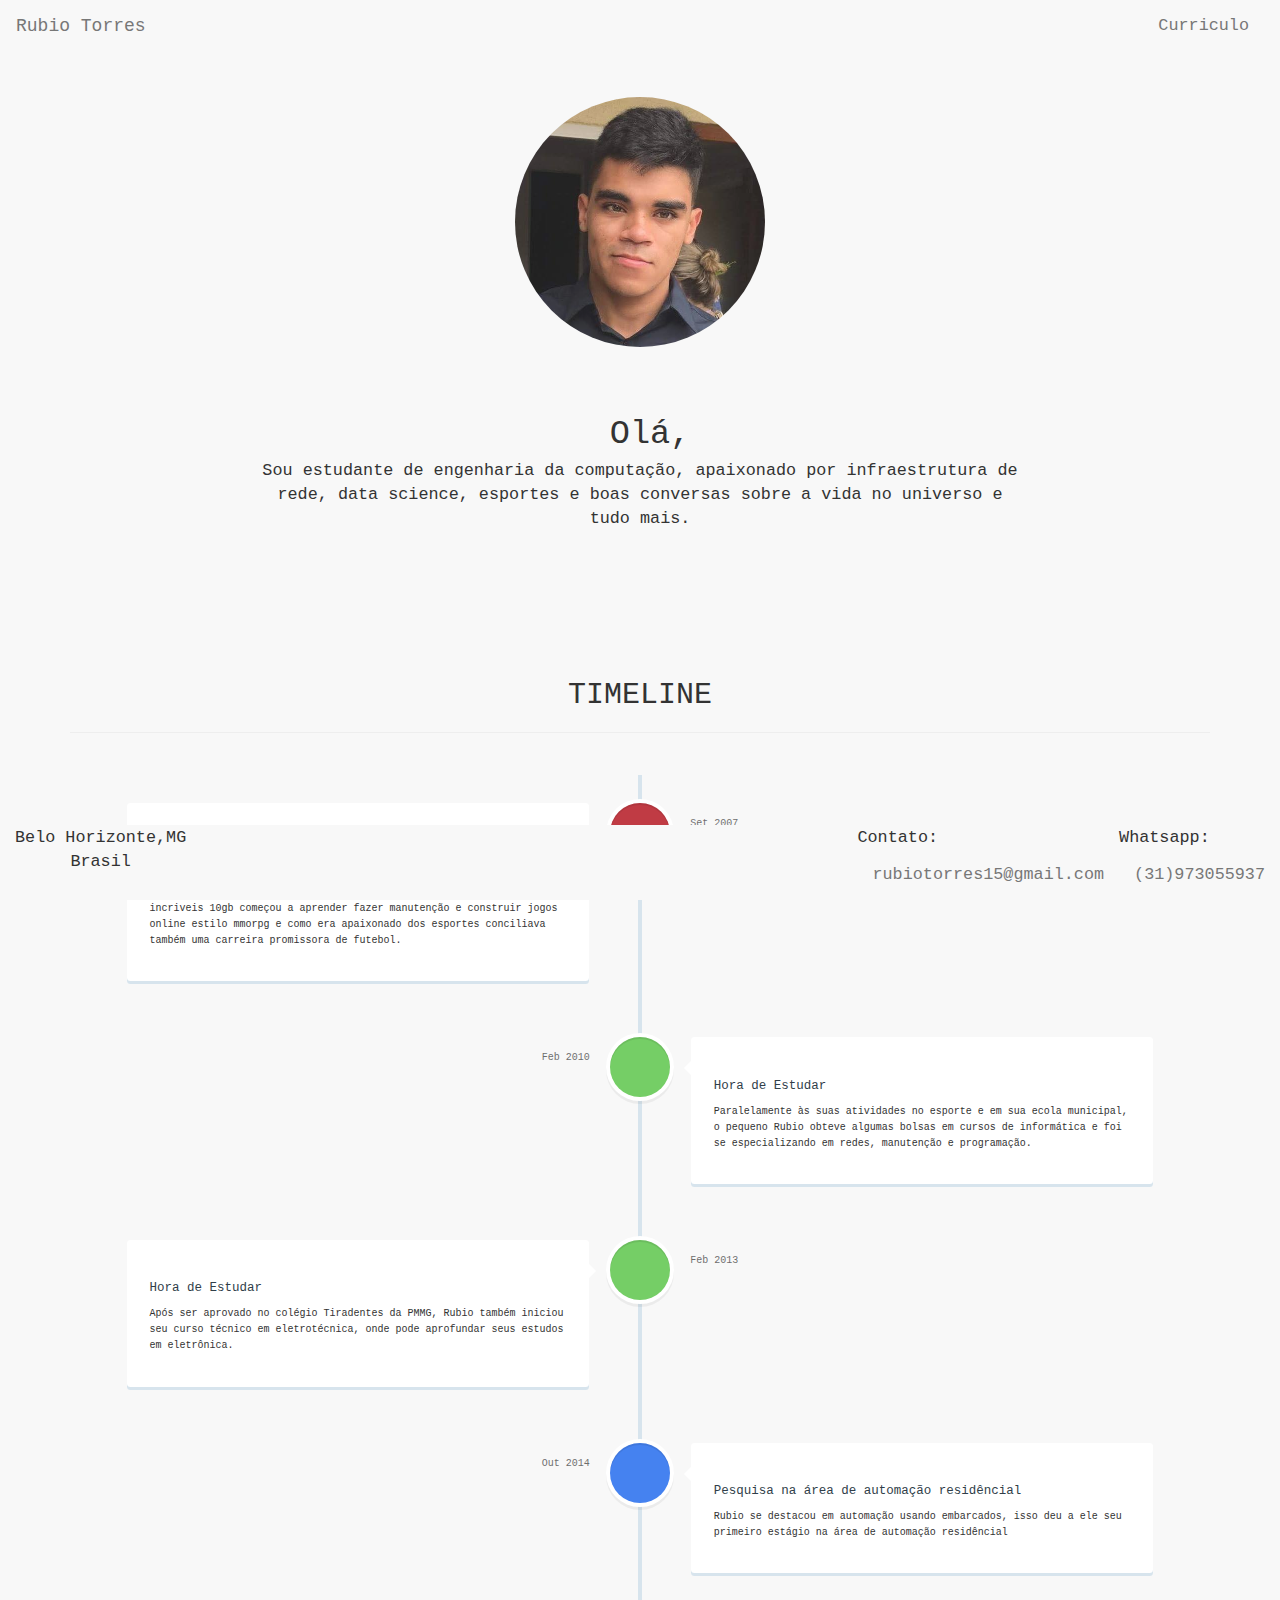
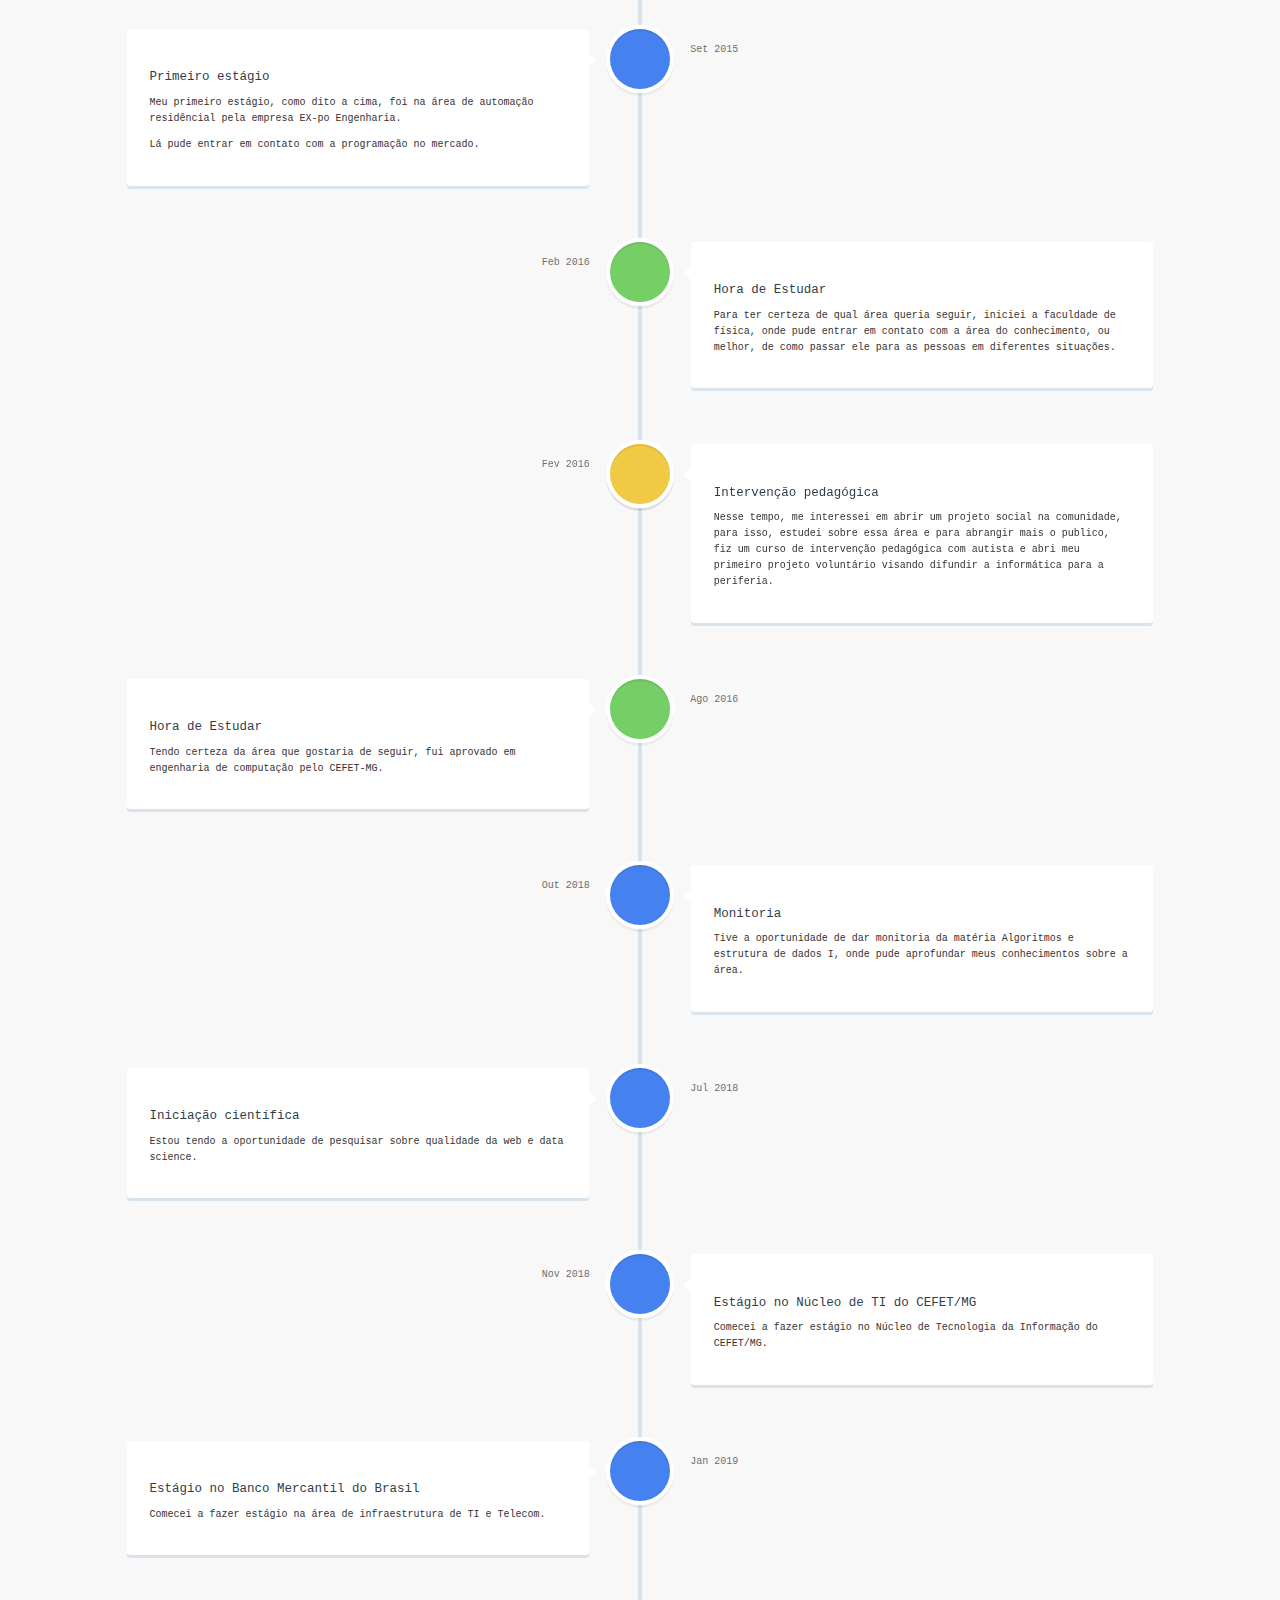
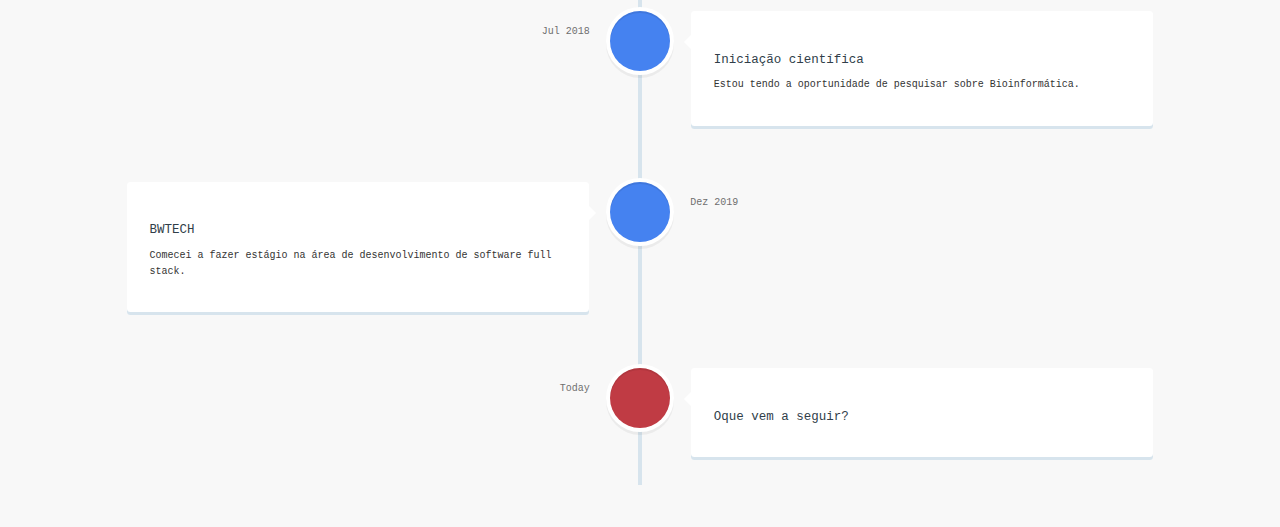
<file: index.html>
<!DOCTYPE html>
<html>
<head>
	<link rel="icon" href="./Images/favicon.png">
	<title>Rubio Torres | Portfolio</title>
	
	<meta name="viewport" content="width=device-width, initial-scale=1">
	<link href="https://fonts.googleapis.com/css?family=Inconsolata:400,700" rel="stylesheet">
	<link rel="stylesheet" href="https://maxcdn.bootstrapcdn.com/bootstrap/3.3.7/css/bootstrap.min.css">
	<link rel="stylesheet" href="https://use.fontawesome.com/releases/v5.0.13/css/all.css" integrity="sha384-DNOHZ68U8hZfKXOrtjWvjxusGo9WQnrNx2sqG0tfsghAvtVlRW3tvkXWZh58N9jp" crossorigin="anonymous">
	<link rel="stylesheet" href="https://cdnjs.cloudflare.com/ajax/libs/animate.css/3.5.2/animate.min.css">
	<link rel="stylesheet" type="text/css" href="./style.css">
</head>
<body>
	<header>
		<nav class="navbar navbar-default">
	  		<div class="container-fluid">
			    <div class="navbar-header">
			      <button type="button" class="navbar-toggle" data-toggle="collapse" data-target="#navigate">
			        <span class="icon-bar"></span>
			        <span class="icon-bar"></span>
			        <span class="icon-bar"></span> 
			      </button>
			      <a class="navbar-brand" href="#">Rubio Torres</a>
			    </div>
			    <div class="collapse navbar-collapse" id="navigate">
			        <ul class="nav navbar-nav navbar-right">
					    <li><a href="./resume.pdf" download>Curriculo</a></li>
			        </ul>
			    </div>
			</div>
		</nav>
	</header>

	<main>
		<div class="container-fluid"><img src="./Images/prof.jpg" class="img-reponsive img-circle profile" alt="rubio"></div>
		<div class="desc"><center style="font-size: 2em;color: #333;">&nbspOlá,</center><center>Sou estudante de engenharia da computação, apaixonado por infraestrutura de rede, data science, esportes e boas conversas sobre a vida no universo e tudo mais.</center></div>
		
	</main>
		<nav class="navbar navbar-default navbar-fixed-bottom">
			<div class="container-fluid">
				<div class="nav navbar-nav navbar-center">
					<li><a href="https://github.com/rubiotorres"><i class="fab fa-github"></i></a></li>
			    	<li><a href="https://www.linkedin.com/in/rubio-torres-castro-viana-75b9a267/"><i class="fab fa-linkedin"></i></a></li>
			    	<li><a href="https://www.facebook.com/rubio.torres.castro.viana"><i class="fab fa-facebook"></i></a></li>
			    	<li><a href="https://bitbucket.org/r_viana/"><i class="fab fa-bitbucket"></i></a></li>
					<li><a href="https://www.instagram.com/ru_torres/"><i class="fab fa-instagram"></i></a></li>

				</div>
				<div class="nav navbar-nav navbar-left">
						<center>Belo Horizonte,MG<br>Brasil</center>
				</div>
				<div class="nav navbar-nav navbar-right">
					<li>Contato:<a href="mailto:rubiotorres15@gmail.com"><i class="fas fa-envelope"></i>rubiotorres15@gmail.com</a></li>
					<li>Whatsapp:<a href="https://www.api.whatsapp.com/send?phone=5531973055937"><i class="fab fa-whatsapp-square"></i>(31)973055937</a></li>
				</div>
			</div>
		</nav>
	</footer>
	<section id="timeline" class="timeline">
			<div class="container">
				<h2 class="text-center text-uppercase text-secondary mb-0">Timeline</h2>
				<hr class="star-dark mb-5">
				<div id="cd-timeline" class="timeline cd-container">				
					<div class="cd-timeline-block">
					  <div class="cd-timeline-img cd-movie">
						  <i class="fas fa-fw  fa-gamepad"></i>
					  </div> <!-- cd-timeline-img -->
				
					  <div class="cd-timeline-content">
						<h2>Começa a partida</h2>
						<p>Nascido e criado em uma periferia de Belo Horizonte, o menino Rubio, aos 10 anos, ganhou seu primeiro computador(windows 95) e com seus incriveis 10gb começou a aprender fazer manutenção e construir jogos online estilo mmorpg e como era apaixonado dos esportes conciliava também uma carreira promissora de futebol.</p>
						<span class="cd-date" data-pt-br="Janeiro de 2017">Set 2007</span>
					  </div> <!-- cd-timeline-content -->
					</div> <!-- cd-timeline-block -->
					<div class="cd-timeline-block">
							<div class="cd-timeline-img cd-picture">
								<i class="fa fa-fw fa-book"></i>
							</div> <!-- cd-timeline-img -->
					  
					<div class="cd-timeline-content">
						<h2>Hora de Estudar</h2>
						<p>Paralelamente às suas atividades no esporte e em sua ecola municipal, o pequeno Rubio obteve algumas bolsas em cursos de informática e foi se especializando em redes, manutenção e programação.</p>
						<span class="cd-date" data-pt-br="Fevereiro de 2013">Feb 2010</span>
					</div> <!-- cd-timeline-content -->
					</div> <!-- cd-timeline-block -->
					<div class="cd-timeline-block">
						<div class="cd-timeline-img cd-picture">
							<i class="fa fa-fw fa-book"></i>
						</div> <!-- cd-timeline-img -->
						  
						<div class="cd-timeline-content">
							<h2>Hora de Estudar</h2>
							<p>Após ser aprovado no colégio Tiradentes  da PMMG, Rubio também iniciou seu curso técnico em eletrotécnica, onde pode aprofundar seus estudos em eletrônica.</p>
							<span class="cd-date" data-pt-br="Fevereiro de 2013">Feb 2013</span>
						</div> <!-- cd-timeline-content -->
						</div> <!-- cd-timeline-block -->
				

				<div class="cd-timeline-block">
					<div class="cd-timeline-img cd-blue">
						<i class="fa fa-fw fa-book"></i>
					</div> <!-- cd-timeline-img -->
				
					<div class="cd-timeline-content">
						<h2>Pesquisa na área de automação residêncial</h2>
						<p >Rubio se destacou em automação usando embarcados, isso deu a ele seu primeiro estágio na área de automação residêncial</p>
						<span class="cd-date" data-pt-br="Outubro de 2014">Out 2014</span>
					</div> <!-- cd-timeline-content -->
					</div> <!-- cd-timeline-block -->


					<div class="cd-timeline-block">
							<div class="cd-timeline-img cd-blue">
								<i class="fa fa-fw fa-briefcase"></i>
							</div> <!-- cd-timeline-img -->

					  <div class="cd-timeline-content">
						<h2>Primeiro estágio</h2>
						<p>Meu primeiro estágio, como dito a cima, foi na área de automação residêncial pela empresa EX-po Engenharia.</p>
						<p>Lá pude entrar em contato com a programação no mercado.</p>
						<span class="cd-date" data-pt-br="Jeneiro de 2015">Set 2015</span>
					  </div> <!-- cd-timeline-content -->
					</div> <!-- cd-timeline-block -->
				
					<div class="cd-timeline-block">
							<div class="cd-timeline-img cd-picture">
								<i class="fa fa-fw fa-book"></i>
							</div> <!-- cd-timeline-img -->
					  
					<div class="cd-timeline-content">
						<h2>Hora de Estudar</h2>
						<p>Para ter certeza de qual área queria seguir, iniciei a faculdade de física, onde pude entrar em contato com a área do conhecimento, ou melhor, de como passar ele para as pessoas em diferentes situações.</p>
						<span class="cd-date" data-pt-br="Fevereiro de 2013">Feb 2016</span>
					</div> <!-- cd-timeline-content -->
					</div> <!-- cd-timeline-block -->
					<div class="cd-timeline-block">
						<div class="cd-timeline-img cd-picture">
							<i class="fa fa-fw fa-book"></i>
						</div> <!-- cd-timeline-img -->

			<div class="cd-timeline-block">
					<div class="cd-timeline-img cd-location">
						<i class="fa fa-fw fa-trophy"></i>
					</div> <!-- cd-timeline-img -->
				
					<div class="cd-timeline-content">
						<h2>Intervenção pedagógica</h2>
						<p>Nesse tempo, me interessei em abrir um projeto social na comunidade, para isso, estudei sobre essa área e para abrangir mais o publico, fiz um curso de intervenção pedagógica com autista e abri meu primeiro projeto voluntário visando difundir a informática para a periferia.</p>
						<span class="cd-date" data-pt-br="Fevereiro de 2016">Fev 2016</span>
					</div> <!-- cd-timeline-content -->
					</div> <!-- cd-timeline-block -->





					<div class="cd-timeline-block">
					  <div class="cd-timeline-img cd-picture">
						  <i class="fa fa-fw fa-book"></i>
					  </div> <!-- cd-timeline-img -->
				
					  <div class="cd-timeline-content">
						<h2>Hora de Estudar</h2>
						<p> Tendo certeza da área que gostaria de seguir, fui aprovado em engenharia de computação pelo CEFET-MG.</p>
						<span class="cd-date" data-pt-br="Agosto de 2016">Ago 2016</span>
					  </div> <!-- cd-timeline-content -->
					</div> <!-- cd-timeline-block -->
					<div class="cd-timeline-block">
							<div class="cd-timeline-img cd-blue">
								<i class="fa fa-fw fa-book"></i>
							</div> <!-- cd-timeline-img -->
				
					<div class="cd-timeline-content">
						<h2>Monitoria</h2>
						<p >Tive a oportunidade de dar monitoria da matéria Algoritmos e estrutura de dados I, onde pude aprofundar meus conhecimentos sobre a área.</p>
						<span class="cd-date" data-pt-br="Fev de 2018">Out 2018</span>
					</div> <!-- cd-timeline-content -->
					</div> <!-- cd-timeline-block -->
					<div class="cd-timeline-block">
							<div class="cd-timeline-img cd-blue">
								<i class="fa fa-fw fa-book"></i>
							</div> <!-- cd-timeline-img -->
				
					<div class="cd-timeline-content">
						<h2>Iniciação científica</h2>
						<p >Estou tendo a oportunidade de pesquisar sobre qualidade da web e data science.</p>
						<span class="cd-date" data-pt-br="Julho de 2018">Jul 2018</span>
					</div> <!-- cd-timeline-content -->
					</div> <!-- cd-timeline-block -->

					<div class="cd-timeline-block">
							<div class="cd-timeline-img cd-blue">
								<i class="fa fa-fw fa-briefcase"></i>
							</div> <!-- cd-timeline-img -->
		  
						  <div class="cd-timeline-content">
							<h2>Estágio no Núcleo de TI do CEFET/MG</h2>
							<p>Comecei a fazer estágio no Núcleo de Tecnologia da Informação do CEFET/MG.</p>
							<span class="cd-date" data-pt-br="Novembro de 2018">Nov 2018</span>
						  </div> <!-- cd-timeline-content -->
						</div> <!-- cd-timeline-block -->
						
						<div class="cd-timeline-block">
							<div class="cd-timeline-img cd-blue">
								<i class="fa fa-fw fa-briefcase"></i>
							</div> <!-- cd-timeline-img -->
		  
						  <div class="cd-timeline-content">
							<h2>Estágio no Banco Mercantil do Brasil</h2>
							<p>Comecei a fazer estágio na área de infraestrutura de TI e Telecom.</p>
							<span class="cd-date" data-pt-br="Janeiro de 2019">Jan 2019</span>
						  </div> <!-- cd-timeline-content -->
						</div> <!-- cd-timeline-block -->


						<div class="cd-timeline-block">
							<div class="cd-timeline-img cd-blue">
								<i class="fa fa-fw fa-book"></i>
							</div> <!-- cd-timeline-img -->
				
					<div class="cd-timeline-content">
						<h2>Iniciação científica</h2>
						<p >Estou tendo a oportunidade de pesquisar sobre Bioinformática.</p>
						<span class="cd-date" data-pt-br="Julho de 2018">Jul 2018</span>
					</div> <!-- cd-timeline-content -->
					</div> <!-- cd-timeline-block -->

						<div class="cd-timeline-block">
							<div class="cd-timeline-img cd-blue">
								<i class="fa fa-fw fa-briefcase"></i>
							</div> <!-- cd-timeline-img -->
						<div class="cd-timeline-content">
							<h2>BWTECH</h2>
							<p>Comecei a fazer estágio na área de desenvolvimento de software full stack.</p>
							<span class="cd-date" data-pt-br="Dezembro de 2019">Dez 2019</span>
						  </div> <!-- cd-timeline-content -->
						</div> <!-- cd-timeline-block -->


					<div class="cd-timeline-block">
					  <div class="cd-timeline-img cd-movie">
						<i class="fa fa-fw fa-home"></i>
					  </div> <!-- cd-timeline-img -->
				
					  <div class="cd-timeline-content">
						<h2>Oque vem a seguir?</h2>
						<span class="cd-date" data-pt-br="Hoje">Today</span>
					  </div> <!-- cd-timeline-content -->
					</div> <!-- cd-timeline-block -->
				  </div> <!-- cd-timeline -->
			</div>
	
	<!-- jQuery library -->
	<script src="https://ajax.googleapis.com/ajax/libs/jquery/3.3.1/jquery.min.js"></script>

	<!-- Latest compiled JavaScript -->
	<script src="https://maxcdn.bootstrapcdn.com/bootstrap/3.3.7/js/bootstrap.min.js"></script>
</body>
</html>
</file>
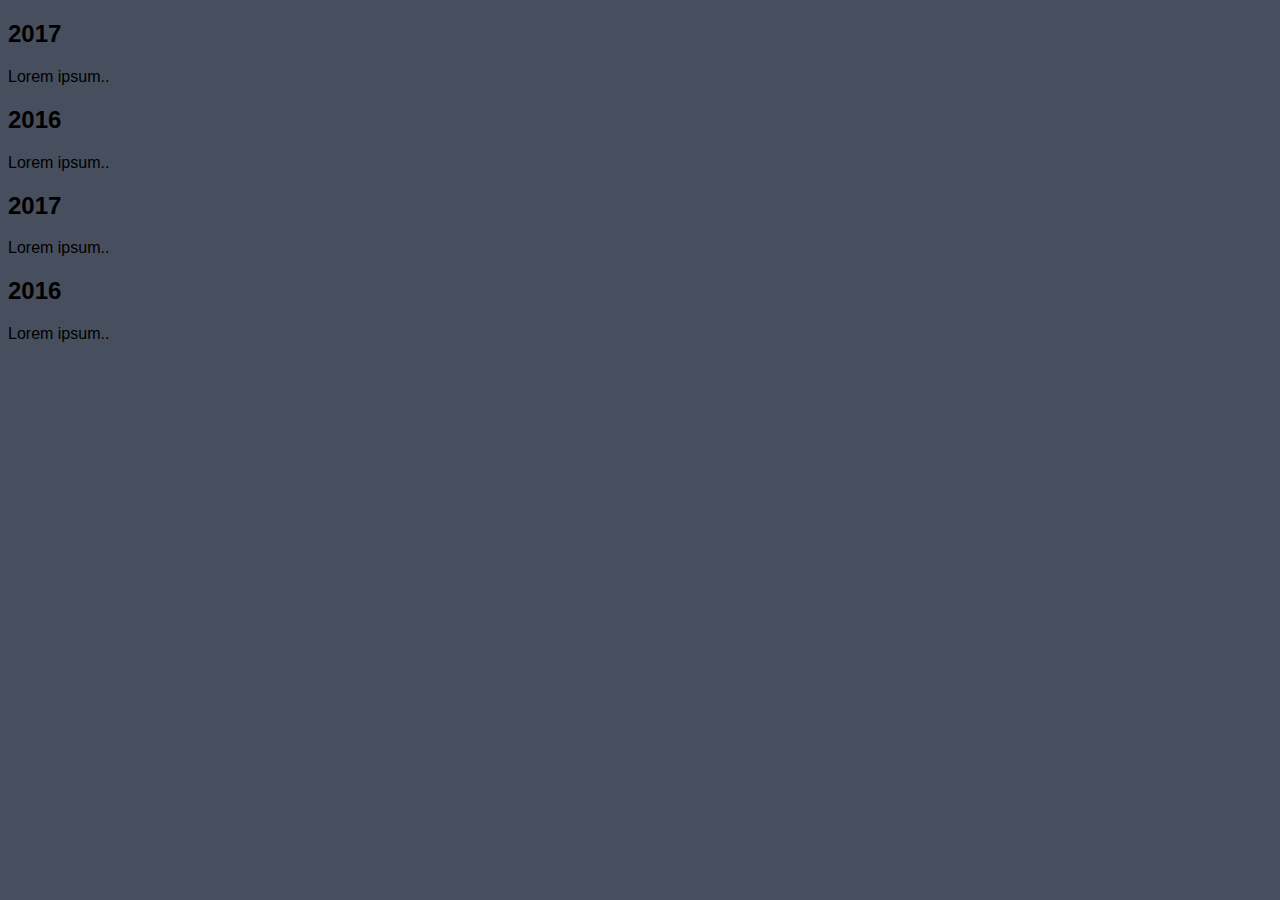
<file: blog.html>
<!DOCTYPE html>
<html>
<head>
	<title>Blog</title>
	<meta charset="utf-8">
	<link rel="icon" href="./favicon.png">
    <meta name="viewport" content="width=device-width, initial-scale=1">
	<link rel="stylesheet" type="text/css" href="./style.css">
<style>
 body {
	background-color: #474e5d;
	font-family: Helvetica, sans-serif;
  }
</style>
    
</head>
<body>
        <div class="timeline">
                <div class="container left">
                  <div class="content">
                    <h2>2017</h2>
                    <p>Lorem ipsum..</p>
                  </div>
                </div>
                <div class="container right">
                  <div class="content">
                    <h2>2016</h2>
                    <p>Lorem ipsum..</p>
                  </div>
                </div>
                <div class="container left">
                        <div class="content">
                          <h2>2017</h2>
                          <p>Lorem ipsum..</p>
                        </div>
                      </div>
                      <div class="container right">
                        <div class="content">
                          <h2>2016</h2>
                          <p>Lorem ipsum..</p>
                        </div>
                      </div>
              </div>
        <footer>


</body>
</html>
</file>
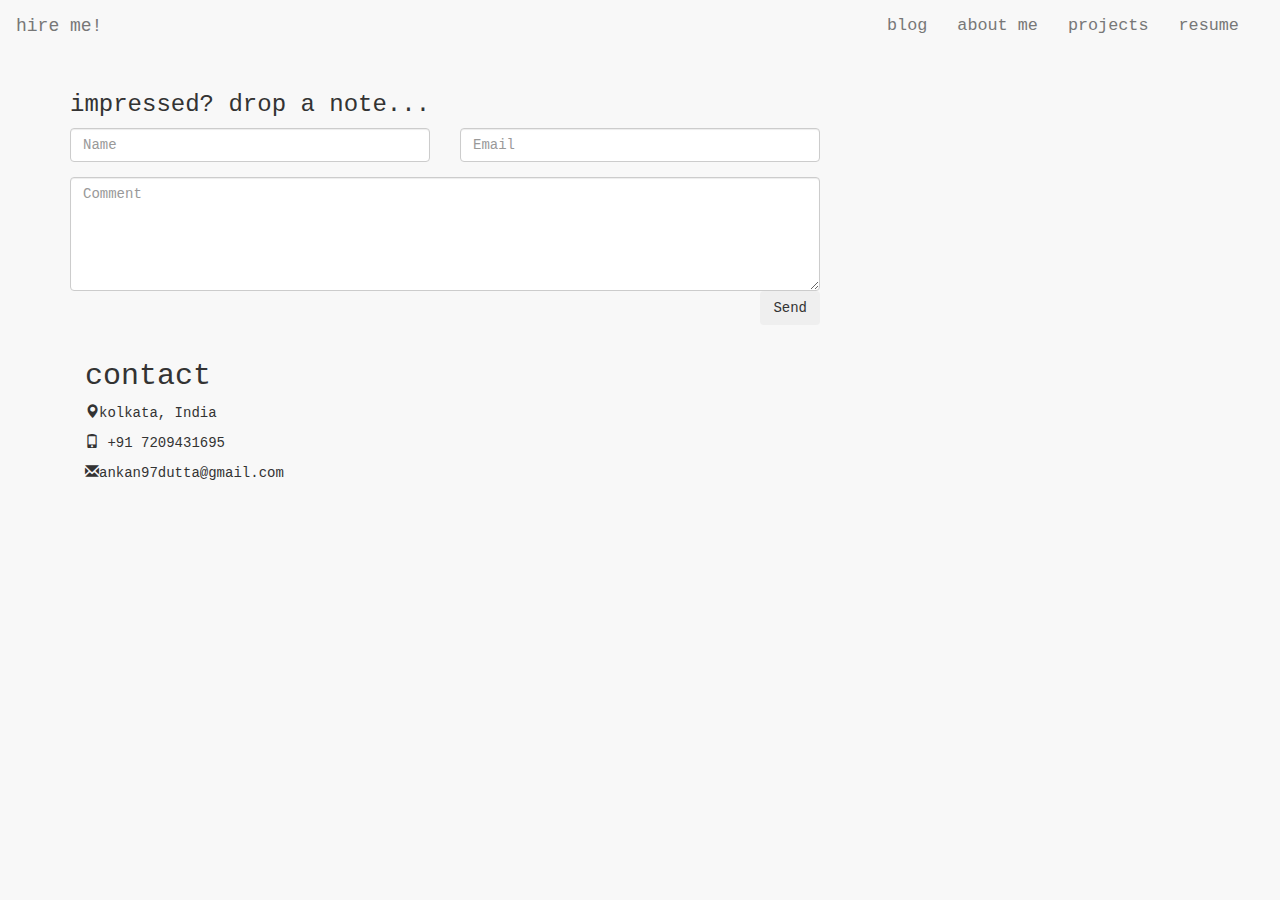
<file: contact.html>
<!DOCTYPE html>
<html>
<head>
	<title>Ankan Dutta | Hire</title>
	<meta name="viewport" content="width=device-width, initial-scale=1">
	<link rel="stylesheet" href="https://maxcdn.bootstrapcdn.com/bootstrap/3.3.7/css/bootstrap.min.css">
	<link rel="stylesheet" href="https://use.fontawesome.com/releases/v5.0.13/css/all.css" integrity="sha384-DNOHZ68U8hZfKXOrtjWvjxusGo9WQnrNx2sqG0tfsghAvtVlRW3tvkXWZh58N9jp" crossorigin="anonymous">
	<link rel="stylesheet" href="https://cdnjs.cloudflare.com/ajax/libs/animate.css/3.5.2/animate.min.css">
	<link rel="stylesheet" type="text/css" href="./style.css">
</head>
<body>
	<header>
			<nav class="navbar navbar-default">
		  		<div class="container-fluid">
				    <div class="navbar-header">
				      <button type="button" class="navbar-toggle" data-toggle="collapse" data-target="#navigate">
				        <span class="icon-bar"></span>
				        <span class="icon-bar"></span>
				        <span class="icon-bar"></span> 
				      </button>
				      <a class="navbar-brand animated infinite pulse" href="#">hire me!</a>
				    </div>
				    <div class="collapse navbar-collapse" id="navigate">
				        <ul class="nav navbar-nav navbar-right">
				        	<li><a href="#">blog</a></li>
						    <li><a href="./index.html">about me</a></li>
						    <li><a href="./projects.html">projects</a></li>
						    <li><a href="./resume.html">resume</a></li>
						    <li style="visibility: hidden;">s</li>
				        </ul>
				    </div>
				</div>
			</nav>
		</header>

		<div class="container">
		  <h3 class="text-left">impressed? drop a note...</h3>
		  <div class="row test">
		    
		    <div class="col-md-8">
		      <div class="row">
		        <div class="col-sm-6 form-group">
		          <input class="form-control" id="name" name="name" placeholder="Name" type="text" required>
		        </div>
		        <div class="col-sm-6 form-group">
		          <input class="form-control" id="email" name="email" placeholder="Email" type="email" required>
		        </div>
		      </div>
		      <textarea class="form-control" id="comments" name="comments" placeholder="Comment" rows="5"></textarea>
		      <div class="row">
		        <div class="col-md-12 form-group">
		          <button class="btn pull-right" type="submit">Send</button>
		        </div>
		      </div> 
		    </div>
		  </div>

		    <div class="col-md-4">
		      <h2>contact </h2>
		      <p><span class="glyphicon glyphicon-map-marker"></span>kolkata, India</p>
		      <p><span class="glyphicon glyphicon-phone"></span> +91 7209431695</p>
		      <p><span class="glyphicon glyphicon-envelope"></span>ankan97dutta@gmail.com</p> 
		    </div>
		</div>


		<footer>
			<nav class="navbar navbar-default navbar-fixed-bottom">
				<div class="container-fluid">
					<div class="nav navbar-nav navbar-center">
						<li><a href="https://github.com/ankan97dutta"><i class="fab fa-github"></i></a></li>
				    	<li><a href="https://www.linkedin.com/in/ankan-dutta/"><i class="fab fa-linkedin"></i></a></li>
				    	<li><a href="#"><i class="fab fa-facebook"></i></a></li>
				    	<li><a href="#"><i class="fab fa-bitbucket"></i></a></li>
				    </div>
				</div>
			</nav>
		</footer>

	<!-- jQuery library -->
	<script src="https://ajax.googleapis.com/ajax/libs/jquery/3.3.1/jquery.min.js"></script>

	<!-- Latest compiled JavaScript -->
	<script src="https://maxcdn.bootstrapcdn.com/bootstrap/3.3.7/js/bootstrap.min.js"></script>
</body>
</html>
</file>
<file: style.css>
/* -------------------------------- 
Modules - reusable parts of our design
-------------------------------- */
.timeline {
  padding-bottom: 0rem;
}

.cd-container {
  /* this class is used to give a max-width to the element it is applied to, and center it horizontally when it reaches that max-width */
  width: 90%;
  max-width: 1170px;
  margin: 0 auto;
}

.cd-container::after {
  /* clearfix */
  content: '';
  display: table;
  clear: both;
}

#cd-timeline {
  position: relative;
  padding: 2em 0;
  margin-top: 2em;
  margin-bottom: 2em;
}

#cd-timeline::before {
  /* this is the vertical line */
  content: '';
  position: absolute;
  top: 0;
  left: 18px;
  height: 100%;
  width: 4px;
  background: #d7e4ed;
}

@media only screen and (min-width: 1170px) {
  #cd-timeline {
    margin-top: 3em;
    margin-bottom: 3em;
  }
  #cd-timeline::before {
    left: 50%;
    margin-left: -2px;
  }
}

.cd-timeline-block {
  position: relative;
  margin: 2em 0;
}

.cd-timeline-block:after {
  content: "";
  display: table;
  clear: both;
}

.cd-timeline-block:first-child {
  margin-top: 0;
}

.cd-timeline-block:last-child {
  margin-bottom: 0;
}

@media only screen and (min-width: 1170px) {
  .cd-timeline-block {
    margin: 4em 0;
  }
  .cd-timeline-block:first-child {
    margin-top: 0;
  }
  .cd-timeline-block:last-child {
    margin-bottom: 0;
  }
}

.cd-timeline-img {
  position: absolute;
  top: 0;
  left: 0;
  width: 40px;
  height: 40px;
  border-radius: 50%;
  box-shadow: 0 0 0 4px white, inset 0 2px 0 rgba(0, 0, 0, 0.08), 0 3px 0 4px rgba(0, 0, 0, 0.05);
}

.cd-timeline-img img, .cd-timeline-img i {
  text-align: center;
  display: block;
  width: 24px;
  height: 24px;
  font-size: 24px;
  color: white;
  position: relative;
  left: 50%;
  top: 50%;
  margin-left: -12px;
  margin-top: -12px;
}

.cd-timeline-img.cd-picture {
  background: #75ce66;
}

.cd-timeline-img.cd-movie {
  background: #c03b44;
}

.cd-timeline-img.cd-location {
  background: #f0ca45;
}

.cd-timeline-img.cd-blue {
  background: #4582f0;
}

.pointer {
  cursor: pointer;
}

@media only screen and (min-width: 1170px) {
  .cd-timeline-img {
    width: 60px;
    height: 60px;
    left: 50%;
    margin-left: -30px;
    /* Force Hardware Acceleration in WebKit */
    -webkit-transform: translateZ(0);
    -webkit-backface-visibility: hidden;
  }
  .cssanimations .cd-timeline-img.is-hidden {
    visibility: hidden;
  }
  .cssanimations .cd-timeline-img.bounce-in {
    visibility: visible;
    -webkit-animation: cd-bounce-1 0.6s;
    -moz-animation: cd-bounce-1 0.6s;
    animation: cd-bounce-1 0.6s;
  }
}

@-webkit-keyframes cd-bounce-1 {
  0% {
    opacity: 0;
    -webkit-transform: scale(0.5);
  }
  60% {
    opacity: 1;
    -webkit-transform: scale(1.2);
  }
  100% {
    -webkit-transform: scale(1);
  }
}

@-moz-keyframes cd-bounce-1 {
  0% {
    opacity: 0;
    -moz-transform: scale(0.5);
  }
  60% {
    opacity: 1;
    -moz-transform: scale(1.2);
  }
  100% {
    -moz-transform: scale(1);
  }
}

@keyframes cd-bounce-1 {
  0% {
    opacity: 0;
    -webkit-transform: scale(0.5);
    -moz-transform: scale(0.5);
    -ms-transform: scale(0.5);
    -o-transform: scale(0.5);
    transform: scale(0.5);
  }
  60% {
    opacity: 1;
    -webkit-transform: scale(1.2);
    -moz-transform: scale(1.2);
    -ms-transform: scale(1.2);
    -o-transform: scale(1.2);
    transform: scale(1.2);
  }
  100% {
    -webkit-transform: scale(1);
    -moz-transform: scale(1);
    -ms-transform: scale(1);
    -o-transform: scale(1);
    transform: scale(1);
  }
}

.cd-timeline-content {
  position: relative;
  margin-left: 60px;
  background: white;
  border-radius: 0.25em;
  padding: 1em;
  box-shadow: 0 3px 0 #d7e4ed;
}

.cd-timeline-content:after {
  content: "";
  display: table;
  clear: both;
}

.cd-timeline-content h2 {
  color: #303e49;
}

.cd-timeline-content p, .cd-timeline-content .cd-read-more, .cd-timeline-content .cd-date {
  font-size: 13px;
  font-size: 0.8125rem;
}

.cd-timeline-content .cd-read-more, .cd-timeline-content .cd-date {
  display: inline-block;
}

.cd-timeline-content p {
  margin: 1em 0;
  line-height: 1.6;
}

.cd-timeline-content .cd-read-more {
  float: right;
  padding: .8em 1em;
  background: #acb7c0;
  color: white;
  border-radius: 0.25em;
}

.no-touch .cd-timeline-content .cd-read-more:hover {
  background-color: #bac4cb;
}

.cd-timeline-content .cd-date {
  float: left;
  padding: .8em 0;
  opacity: .7;
}

.cd-timeline-content::before {
  content: '';
  position: absolute;
  top: 16px;
  right: 100%;
  height: 0;
  width: 0;
  border: 7px solid transparent;
  border-right: 7px solid white;
}

.cd-timeline-content h2 {
  font-size: 20px;
  font-size: 1.4rem;
}

@media only screen and (min-width: 768px) {
  .cd-timeline-content h2 {
    font-size: 20px;
    font-size: 1.25rem;
  }
  .cd-timeline-content p {
    font-size: 16px;
    font-size: 1rem;
  }
  .cd-timeline-content .cd-read-more, .cd-timeline-content .cd-date {
    font-size: 14px;
    font-size: 0.875rem;
  }
}

@media only screen and (min-width: 1170px) {
  .cd-timeline-content {
    margin-left: 0;
    padding: 1.6em;
    width: 45%;
  }
  .cd-timeline-content::before {
    top: 24px;
    left: 100%;
    border-color: transparent;
    border-left-color: white;
  }
  .cd-timeline-content .cd-read-more {
    float: left;
  }
  .cd-timeline-content .cd-date {
    position: absolute;
    width: 100%;
    left: 122%;
    top: 6px;
    font-size: 16px;
    font-size: 1rem;
  }
  .cd-timeline-block:nth-child(even) .cd-timeline-content {
    float: right;
  }
  .cd-timeline-block:nth-child(even) .cd-timeline-content::before {
    top: 24px;
    left: auto;
    right: 100%;
    border-color: transparent;
    border-right-color: white;
  }
  .cd-timeline-block:nth-child(even) .cd-timeline-content .cd-read-more {
    float: right;
  }
  .cd-timeline-block:nth-child(even) .cd-timeline-content .cd-date {
    left: auto;
    right: 122%;
    text-align: right;
  }
  .cssanimations .cd-timeline-content.is-hidden {
    visibility: hidden;
  }
  .cssanimations .cd-timeline-content.bounce-in {
    visibility: visible;
    -webkit-animation: cd-bounce-2 0.6s;
    -moz-animation: cd-bounce-2 0.6s;
    animation: cd-bounce-2 0.6s;
  }
}

@media only screen and (min-width: 1170px) {
  /* inverse bounce effect on even content blocks */
  .cssanimations .cd-timeline-block:nth-child(even) .cd-timeline-content.bounce-in {
    -webkit-animation: cd-bounce-2-inverse 0.6s;
    -moz-animation: cd-bounce-2-inverse 0.6s;
    animation: cd-bounce-2-inverse 0.6s;
  }
}

@-webkit-keyframes cd-bounce-2 {
  0% {
    opacity: 0;
    -webkit-transform: translateX(-100px);
  }
  60% {
    opacity: 1;
    -webkit-transform: translateX(20px);
  }
  100% {
    -webkit-transform: translateX(0);
  }
}

@-moz-keyframes cd-bounce-2 {
  0% {
    opacity: 0;
    -moz-transform: translateX(-100px);
  }
  60% {
    opacity: 1;
    -moz-transform: translateX(20px);
  }
  100% {
    -moz-transform: translateX(0);
  }
}

@keyframes cd-bounce-2 {
  0% {
    opacity: 0;
    -webkit-transform: translateX(-100px);
    -moz-transform: translateX(-100px);
    -ms-transform: translateX(-100px);
    -o-transform: translateX(-100px);
    transform: translateX(-100px);
  }
  60% {
    opacity: 1;
    -webkit-transform: translateX(20px);
    -moz-transform: translateX(20px);
    -ms-transform: translateX(20px);
    -o-transform: translateX(20px);
    transform: translateX(20px);
  }
  100% {
    -webkit-transform: translateX(0);
    -moz-transform: translateX(0);
    -ms-transform: translateX(0);
    -o-transform: translateX(0);
    transform: translateX(0);
  }
}

@-webkit-keyframes cd-bounce-2-inverse {
  0% {
    opacity: 0;
    -webkit-transform: translateX(100px);
  }
  60% {
    opacity: 1;
    -webkit-transform: translateX(-20px);
  }
  100% {
    -webkit-transform: translateX(0);
  }
}

@-moz-keyframes cd-bounce-2-inverse {
  0% {
    opacity: 0;
    -moz-transform: translateX(100px);
  }
  60% {
    opacity: 1;
    -moz-transform: translateX(-20px);
  }
  100% {
    -moz-transform: translateX(0);
  }
}

@keyframes cd-bounce-2-inverse {
  0% {
    opacity: 0;
    -webkit-transform: translateX(100px);
    -moz-transform: translateX(100px);
    -ms-transform: translateX(100px);
    -o-transform: translateX(100px);
    transform: translateX(100px);
  }
  60% {
    opacity: 1;
    -webkit-transform: translateX(-20px);
    -moz-transform: translateX(-20px);
    -ms-transform: translateX(-20px);
    -o-transform: translateX(-20px);
    transform: translateX(-20px);
  }
  100% {
    -webkit-transform: translateX(0);
    -moz-transform: translateX(0);
    -ms-transform: translateX(0);
    -o-transform: translateX(0);
    transform: translateX(0);
  }
}

#about .row {
  padding: 2em;
}

#about p {
  line-height: 200%;
}

.skills {
  width: 100%;
}

.skills .intro {
  margin-bottom: 30px;
}

.skills .skillset .item {
  margin-bottom: 30px;
}

.skills .skillset .level-title {
  font-size: 16px;
  position: relative;
  margin-top: 0;
  margin-bottom: 10;
}

.skills .skillset .level-title .level-label {
  color: #ccd1d6;
  font-size: 14px;
  font-weight: 400;
  font-family: "Lato", arial, sans-serif;
  position: absolute;
  right: 0;
  top: 0;
}

.skills .skillset .level-bar {
  height: 15px;
  background: #e8e8e8;
}

.skills .skillset .level-bar-inner {
  height: 15px;
  background: #66cb8c;
}

.portfolio {
  margin-bottom: -15px;
}

.portfolio .portfolio-item {
  position: relative;
  display: block;
  max-width: 25rem;
  margin-bottom: 15px;
  height: 90%;
}

.portfolio .portfolio-item .portfolio-item-caption {
  -webkit-transition: all ease 0.5s;
  -moz-transition: all ease 0.5s;
  transition: all ease 0.5s;
  opacity: 0;
  background-color: rgba(23, 162, 184, 0.9);
}

.portfolio .portfolio-item .portfolio-item-caption:hover {
  opacity: 1;
}

.portfolio .portfolio-item .portfolio-item-caption .portfolio-item-caption-content {
  font-size: 1.5rem;
}

@media (min-width: 576px) {
  .portfolio {
    margin-bottom: -30px;
  }
  .portfolio .portfolio-item {
    margin-bottom: 30px;
  }
}

.portfolio-modal .portfolio-modal-dialog {
  padding: 3rem 1rem;
  min-height: calc(100vh - 2rem);
  margin: 1rem calc(1rem - 8px);
  position: relative;
  z-index: 2;
  -moz-box-shadow: 0 0 3rem 1rem rgba(0, 0, 0, 0.5);
  -webkit-box-shadow: 0 0 3rem 1rem rgba(0, 0, 0, 0.5);
  box-shadow: 0 0 3rem 1rem rgba(0, 0, 0, 0.5);
}

.portfolio-modal .portfolio-modal-dialog .close-button {
  position: absolute;
  top: 2rem;
  right: 2rem;
}

.portfolio-modal .portfolio-modal-dialog .close-button i {
  line-height: 38px;
}

.portfolio-modal .portfolio-modal-dialog h2 {
  font-size: 2rem;
}

@media (min-width: 768px) {
  .portfolio-modal .portfolio-modal-dialog {
    min-height: 100vh;
    padding: 5rem;
    margin: 3rem calc(3rem - 8px);
  }
  .portfolio-modal .portfolio-modal-dialog h2 {
    font-size: 3rem;
  }
}

.floating-label-form-group {
  position: relative;
  border-bottom: 1px solid #e9ecef;
}

.floating-label-form-group input,
.floating-label-form-group textarea {
  font-size: 1.5em;
  position: relative;
  z-index: 1;
  padding-right: 0;
  padding-left: 0;
  resize: none;
  border: none;
  border-radius: 0;
  background: none;
  box-shadow: none !important;
}

.floating-label-form-group label {
  font-size: 0.85em;
  line-height: 1.764705882em;
  position: relative;
  z-index: 0;
  top: 2em;
  display: block;
  margin: 0;
  -webkit-transition: top 0.3s ease, opacity 0.3s ease;
  -moz-transition: top 0.3s ease, opacity 0.3s ease;
  -ms-transition: top 0.3s ease, opacity 0.3s ease;
  transition: top 0.3s ease, opacity 0.3s ease;
  vertical-align: middle;
  vertical-align: baseline;
  opacity: 0;
}

.floating-label-form-group:not(:first-child) {
  padding-left: 14px;
  border-left: 1px solid #e9ecef;
}

.floating-label-form-group-with-value label {
  top: 0;
  opacity: 1;
}

.floating-label-form-group-with-focus label {
  color: #17a2b8;
}

form .row:first-child .floating-label-form-group {
  border-top: 1px solid #e9ecef;
}

  
  /* Media queries - Responsive timeline on screens less than 600px wide */
  @media screen and (max-width: 600px) {
  /* Place the timelime to the left */
	.timeline::after {
	  left: 31px;
	}
  
  /* Full-width containers */
	.container {
	  width: 100%;
	  padding-left: 70px;
	  padding-right: 25px;
	}
  
  /* Make sure that all arrows are pointing leftwards */
	.container::before {
	  left: 60px;
	  border: medium solid white;
	  border-width: 10px 10px 10px 0;
	  border-color: transparent white transparent transparent;
	}
  
  /* Make sure all circles are at the same spot */
	.left::after, .right::after {
	  left: 15px;
	}
  
  /* Make all right containers behave like the left ones */
	.right {
	  left: 0%;
	}
  }
body{
	background-color: #f8f8f8;
	font-family: 'Courier New', monospace;/*'Inconsolata', monospace;*//
	font-size: larger;
}

.navbar-default {
    background-color: #f8f8f8;
    border-color: #f8f8f8;
    font-size: larger;
}

.navbar-nav.navbar-center {
    position: absolute;
    left: 50%;
    transform: translatex(-50%);
}


.profile{
	max-height: 250px;
	max-width: 250px;
	margin-top: 2%;
	position: relative;
    left: 50%;
    transform: translatex(-50%);
    opacity: 0.9;
}
.desc{
	margin-top: -5%; 
	margin-left: 10%;
	margin-right: 10%;
	padding: 10%;
	font-size: larger;
}
</file>
